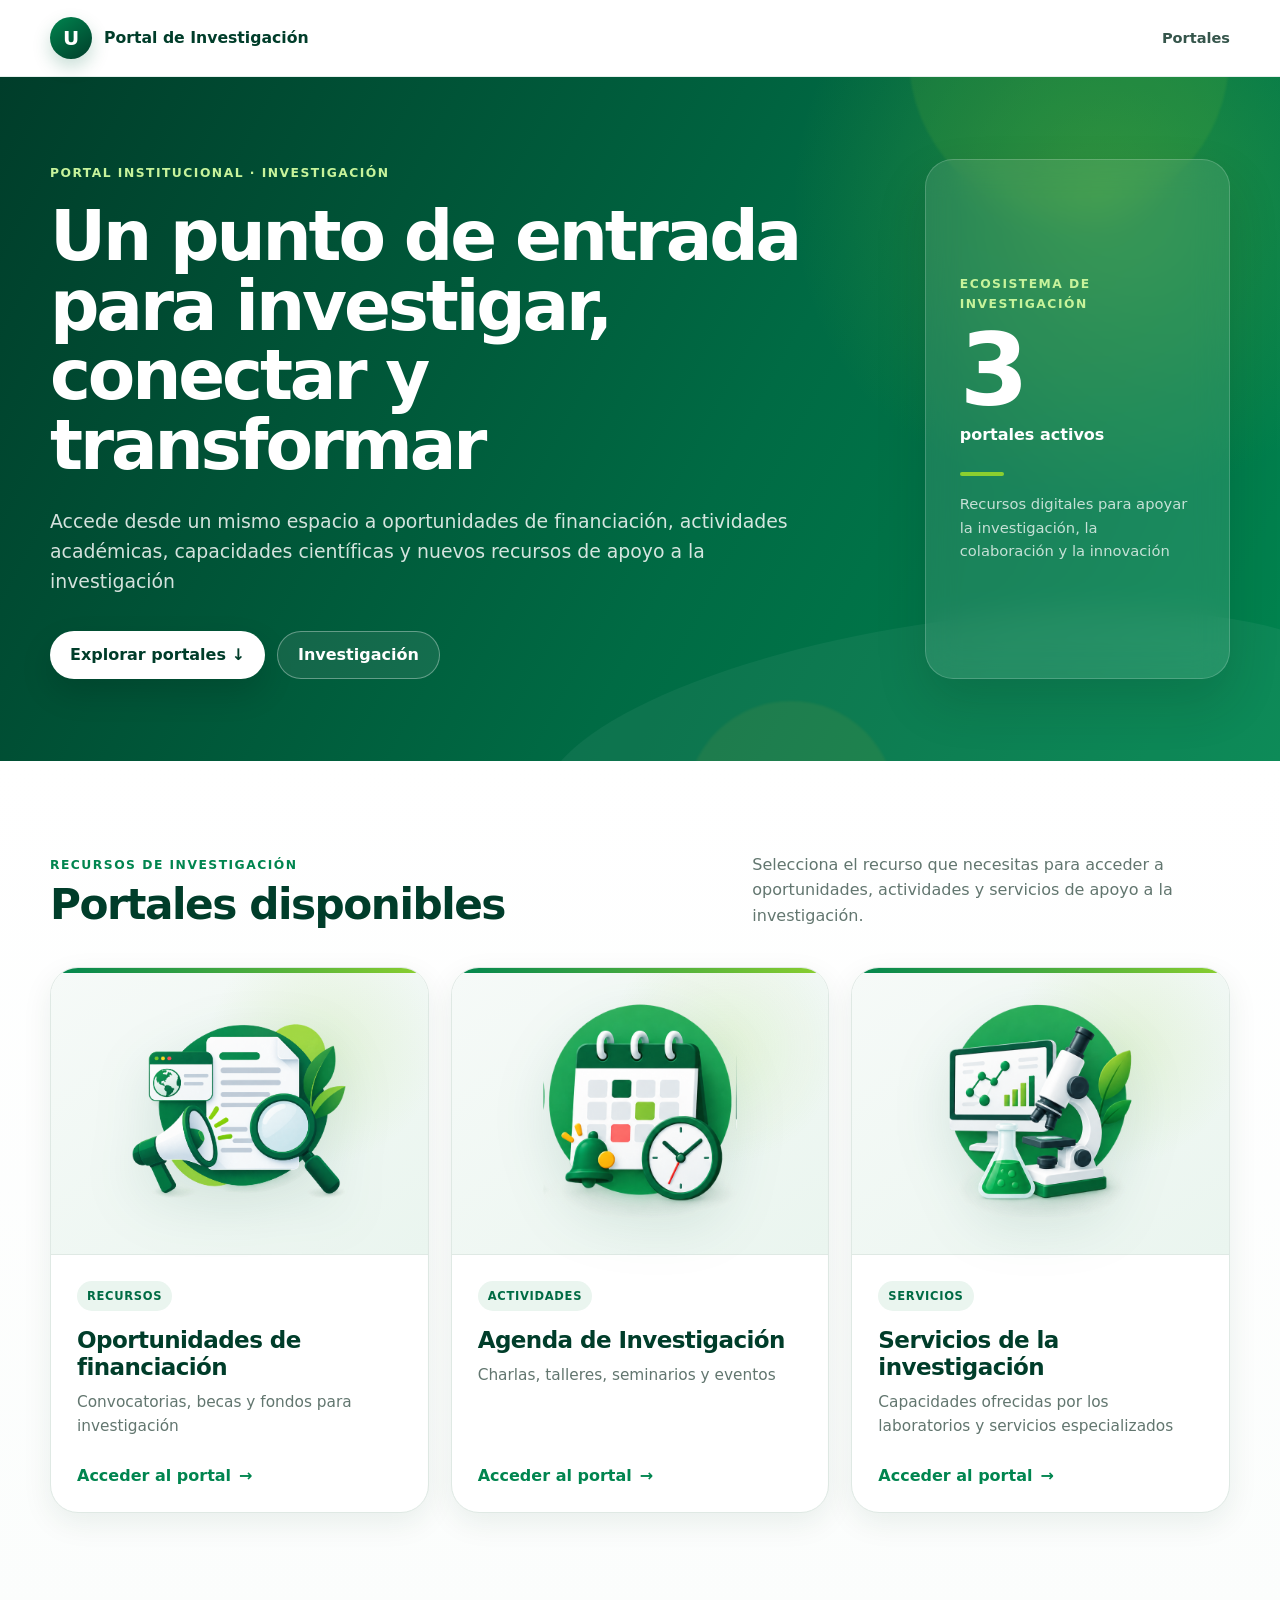
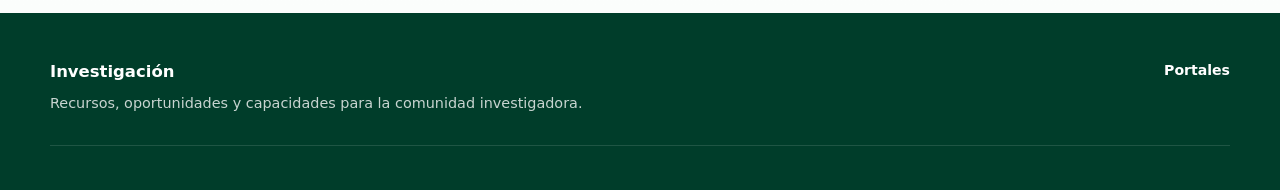
<file: index.html>
<!DOCTYPE html>
<html lang="es">
<head>
    <meta charset="UTF-8">
    <meta name="viewport" content="width=device-width, initial-scale=1.0">
    <meta name="theme-color" content="#006b44">
    <meta name="description" content="Portal de Investigación: acceso a oportunidades, agenda y servicios para la comunidad investigadora.">

    <link rel="stylesheet" href="css/styles.css">
</head>
<body>
    <header class="site-header">
        <div class="container header-inner">
            <a class="brand" href="#inicio" aria-label="Portal de Investigación ">
                <span class="brand-mark" aria-hidden="true">U</span>
                <span class="brand-copy">
                    <strong>Portal de Investigación</strong>

                </span>
            </a>

            <nav class="main-nav" aria-label="Navegación principal">
                <a href="#portales">Portales</a>
      
            </nav>
        </div>
    </header>

    <main>
        <section class="hero" id="inicio">
            <div class="hero-glow hero-glow-one" aria-hidden="true"></div>
            <div class="hero-glow hero-glow-two" aria-hidden="true"></div>
            <div class="container hero-grid">
                <div class="hero-copy">
                    <span class="eyebrow">Portal institucional · Investigación</span>
                    <h1>Un punto de entrada para investigar, conectar y transformar</h1>
                    <p>
                        Accede desde un mismo espacio a oportunidades de financiación, actividades académicas,
                        capacidades científicas y nuevos recursos de apoyo a la investigación
                    </p>
                    <div class="hero-actions">
                        <a class="button button-primary" href="#portales">Explorar portales ↓</a>
                        <a class="button button-secondary" href="https://unphu.edu.do/investigacion/" target="_blank" rel="noopener noreferrer">Investigación</a>
                    </div>
                </div>

                <aside class="hero-panel" aria-label="Resumen del portal">
                    <span class="panel-kicker">Ecosistema de investigación</span>
                    <strong class="panel-number" id="active-count">—</strong>
                    <span class="panel-label">portales activos</span>
                    <div class="panel-divider"></div>
                    <p>Recursos digitales para apoyar la investigación, la colaboración y la innovación </p>
                </aside>
            </div>
        </section>

        <section class="portal-section" id="portales">
            <div class="container">
                <div class="section-heading">
                    <div>
                        <span class="section-kicker">Recursos de investigación</span>
                        <h2>Portales disponibles</h2>
                    </div>
                    <p>Selecciona el recurso que necesitas para acceder a oportunidades, actividades y servicios de apoyo a la investigación.</p>
                </div>

                <div class="portal-grid" id="portal-grid" aria-live="polite"></div>
                <noscript>
                    <p class="empty-state">Activa JavaScript para visualizar los portales disponibles.</p>
                </noscript>
            </div>
        </section>
    </main>

    <footer class="site-footer">
        <div class="container footer-grid">
            <div>
                <strong> Investigación</strong>
                <p>Recursos, oportunidades y capacidades para la comunidad investigadora.</p>
            </div>
            <div class="footer-links">
                <a href="#portales">Portales</a>
            </div>
        </div>
        <div class="container footer-bottom">

        </div>
    </footer>

    <script src="js/portales.generated.js"></script>
    <script src="js/app.js"></script>
</body>
</html>
</file>
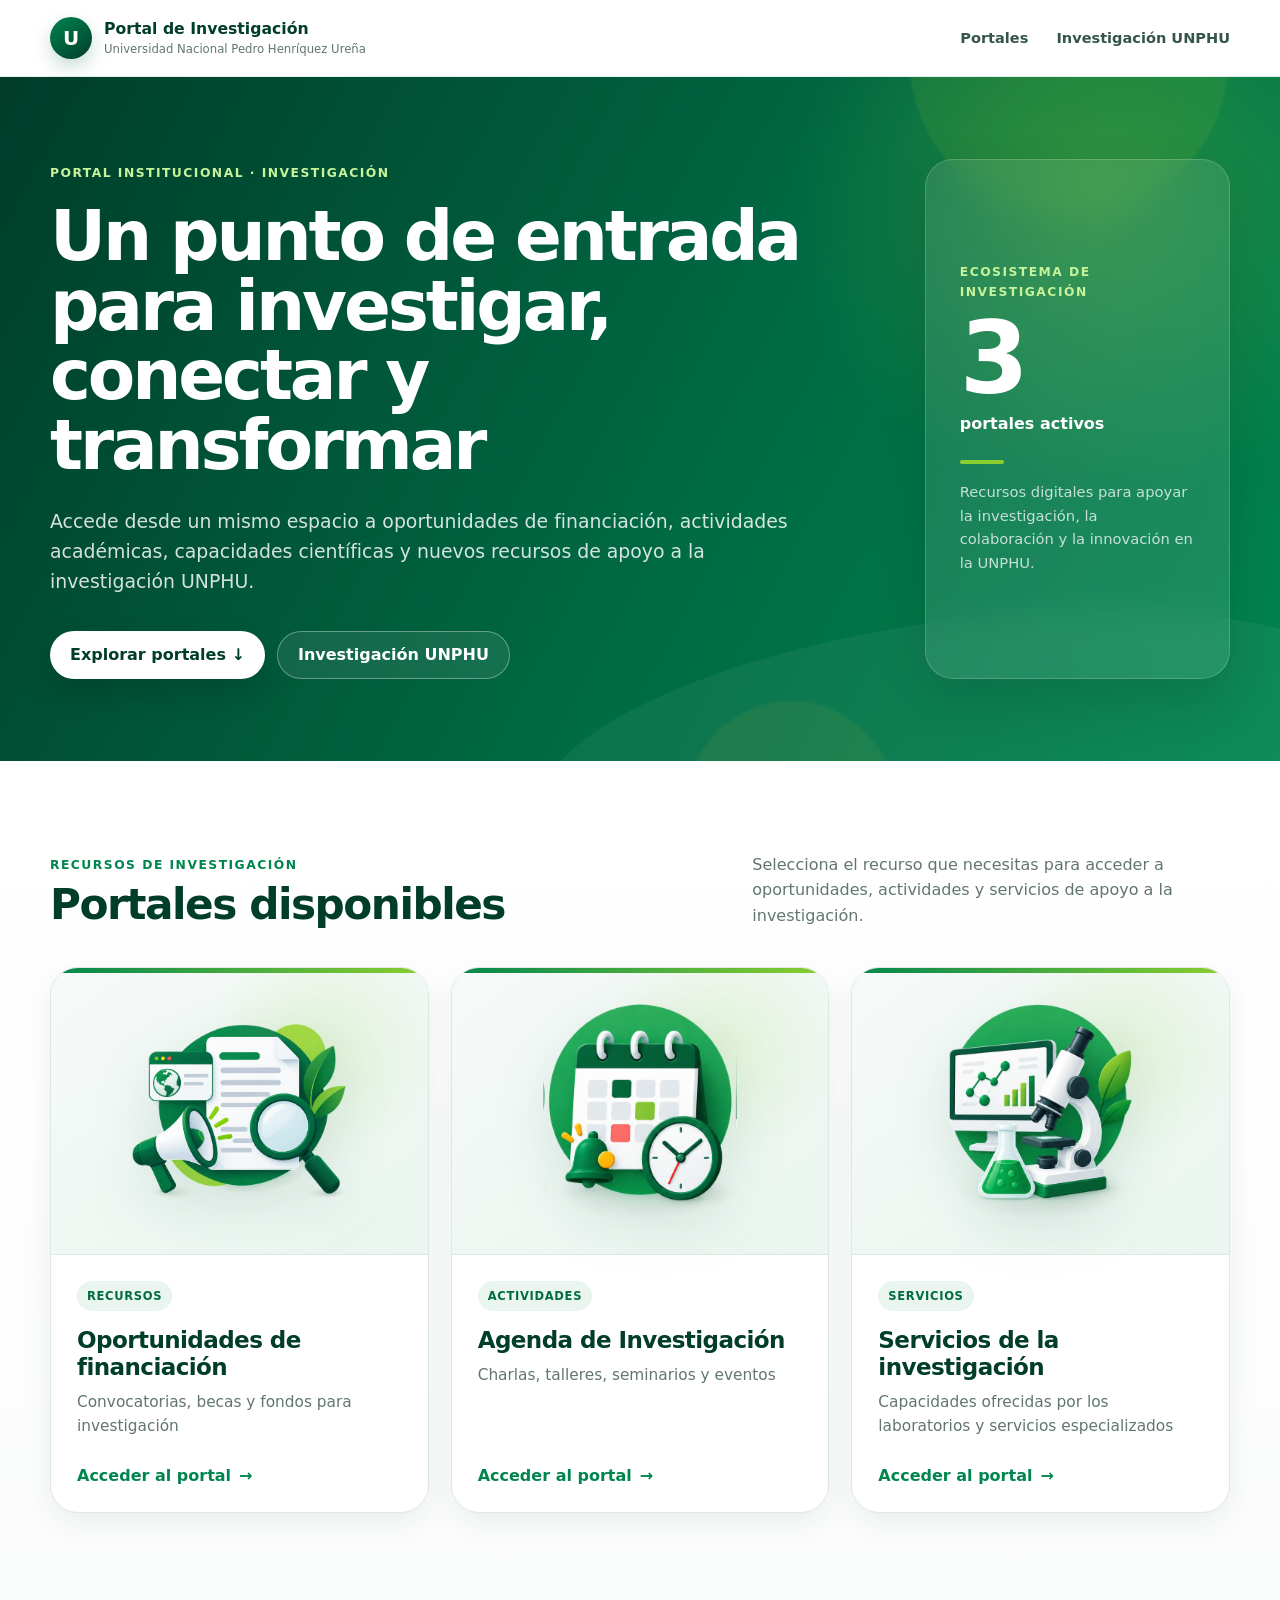
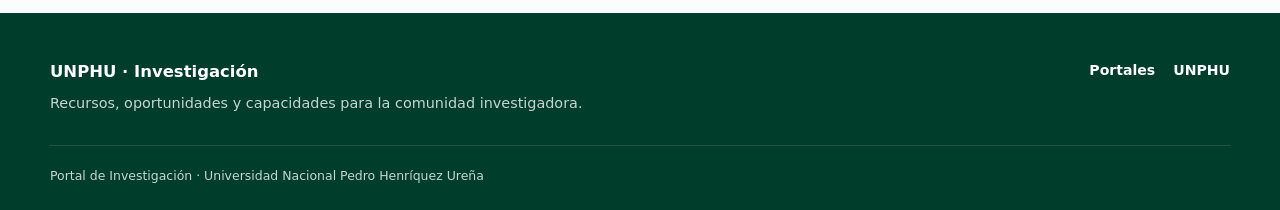
<file: index.html.html>
<!DOCTYPE html>
<html lang="es">
<head>
    <meta charset="UTF-8">
    <meta name="viewport" content="width=device-width, initial-scale=1.0">
    <meta name="theme-color" content="#006b44">
    <meta name="description" content="Portal de Investigación UNPHU: acceso a oportunidades, agenda y servicios para la comunidad investigadora.">
    <title>Portal de Investigación UNPHU</title>
    <link rel="stylesheet" href="css/styles.css">
</head>
<body>
    <header class="site-header">
        <div class="container header-inner">
            <a class="brand" href="#inicio" aria-label="Portal de Investigación UNPHU">
                <span class="brand-mark" aria-hidden="true">U</span>
                <span class="brand-copy">
                    <strong>Portal de Investigación</strong>
                    <small>Universidad Nacional Pedro Henríquez Ureña</small>
                </span>
            </a>

            <nav class="main-nav" aria-label="Navegación principal">
                <a href="#portales">Portales</a>
                <a href="https://unphu.edu.do/investigacion/" target="_blank" rel="noopener noreferrer">Investigación UNPHU</a>
            </nav>
        </div>
    </header>

    <main>
        <section class="hero" id="inicio">
            <div class="hero-glow hero-glow-one" aria-hidden="true"></div>
            <div class="hero-glow hero-glow-two" aria-hidden="true"></div>
            <div class="container hero-grid">
                <div class="hero-copy">
                    <span class="eyebrow">Portal institucional · Investigación</span>
                    <h1>Un punto de entrada para investigar, conectar y transformar</h1>
                    <p>
                        Accede desde un mismo espacio a oportunidades de financiación, actividades académicas,
                        capacidades científicas y nuevos recursos de apoyo a la investigación UNPHU.
                    </p>
                    <div class="hero-actions">
                        <a class="button button-primary" href="#portales">Explorar portales ↓</a>
                        <a class="button button-secondary" href="https://unphu.edu.do/investigacion/" target="_blank" rel="noopener noreferrer">Investigación UNPHU</a>
                    </div>
                </div>

                <aside class="hero-panel" aria-label="Resumen del portal">
                    <span class="panel-kicker">Ecosistema de investigación</span>
                    <strong class="panel-number" id="active-count">—</strong>
                    <span class="panel-label">portales activos</span>
                    <div class="panel-divider"></div>
                    <p>Recursos digitales para apoyar la investigación, la colaboración y la innovación en la UNPHU.</p>
                </aside>
            </div>
        </section>

        <section class="portal-section" id="portales">
            <div class="container">
                <div class="section-heading">
                    <div>
                        <span class="section-kicker">Recursos de investigación</span>
                        <h2>Portales disponibles</h2>
                    </div>
                    <p>Selecciona el recurso que necesitas para acceder a oportunidades, actividades y servicios de apoyo a la investigación.</p>
                </div>

                <div class="portal-grid" id="portal-grid" aria-live="polite"></div>
                <noscript>
                    <p class="empty-state">Activa JavaScript para visualizar los portales disponibles.</p>
                </noscript>
            </div>
        </section>
    </main>

    <footer class="site-footer">
        <div class="container footer-grid">
            <div>
                <strong>UNPHU · Investigación</strong>
                <p>Recursos, oportunidades y capacidades para la comunidad investigadora.</p>
            </div>
            <div class="footer-links">
                <a href="#portales">Portales</a>
                <a href="https://unphu.edu.do/" target="_blank" rel="noopener noreferrer">UNPHU</a>
            </div>
        </div>
        <div class="container footer-bottom">
            <span>Portal de Investigación · Universidad Nacional Pedro Henríquez Ureña</span>
        </div>
    </footer>

    <script src="js/portales.generated.js"></script>
    <script src="js/app.js"></script>
</body>
</html>
</file>
<file: css/styles.css>
:root {
    --green-950: #003d2a;
    --green-900: #00563a;
    --green-800: #006b44;
    --green-700: #00854f;
    --green-600: #10a460;
    --lime: #8bcf2f;
    --yellow: #f7b921;
    --ink: #17352b;
    --muted: #62766f;
    --line: #dfe9e4;
    --surface: #ffffff;
    --surface-soft: #f4f8f6;
    --surface-green: #eaf5ef;
    --shadow-sm: 0 10px 30px rgba(0, 61, 42, 0.08);
    --shadow-lg: 0 24px 64px rgba(0, 61, 42, 0.15);
    --radius-lg: 28px;
    --radius-md: 20px;
    --radius-sm: 12px;
    --max-width: 1180px;
}

* {
    box-sizing: border-box;
}

html {
    scroll-behavior: smooth;
}

body {
    margin: 0;
    color: var(--ink);
    background: var(--surface);
    font-family: Inter, ui-sans-serif, system-ui, -apple-system, BlinkMacSystemFont, "Segoe UI", sans-serif;
    line-height: 1.6;
}

a {
    color: inherit;
}

img {
    max-width: 100%;
    display: block;
}

.container {
    width: min(calc(100% - 40px), var(--max-width));
    margin-inline: auto;
}

.site-header {
    position: sticky;
    top: 0;
    z-index: 50;
    background: rgba(255, 255, 255, 0.94);
    border-bottom: 1px solid rgba(0, 107, 68, 0.10);
    backdrop-filter: blur(16px);
}

.header-inner {
    min-height: 76px;
    display: flex;
    align-items: center;
    justify-content: space-between;
    gap: 24px;
}

.brand {
    display: inline-flex;
    align-items: center;
    gap: 12px;
    text-decoration: none;
}

.brand-mark {
    width: 42px;
    height: 42px;
    display: grid;
    place-items: center;
    border-radius: 50%;
    color: #fff;
    background: linear-gradient(145deg, var(--green-700), var(--green-950));
    font-weight: 900;
    font-size: 1.25rem;
    box-shadow: 0 8px 18px rgba(0, 107, 68, 0.22);
}

.brand-copy {
    display: grid;
    line-height: 1.2;
}

.brand-copy strong {
    color: var(--green-950);
    font-size: 0.98rem;
}

.brand-copy small {
    color: var(--muted);
    margin-top: 3px;
    font-size: 0.73rem;
}

.main-nav {
    display: flex;
    align-items: center;
    gap: 28px;
    font-size: 0.91rem;
    font-weight: 700;
}

.main-nav a {
    text-decoration: none;
    color: #35554b;
    transition: color 0.2s ease;
}

.main-nav a:hover,
.main-nav a:focus-visible {
    color: var(--green-700);
}

.hero {
    position: relative;
    overflow: hidden;
    color: #fff;
    background:
        radial-gradient(circle at 86% 18%, rgba(139, 207, 47, 0.27), transparent 25%),
        linear-gradient(118deg, var(--green-950) 0%, var(--green-800) 57%, var(--green-700) 100%);
}

.hero::after {
    content: "";
    position: absolute;
    inset: auto -7vw -120px 42%;
    height: 260px;
    border-radius: 50%;
    background: rgba(255, 255, 255, 0.05);
    transform: rotate(-8deg);
}

.hero-glow {
    position: absolute;
    border-radius: 50%;
    filter: blur(1px);
    opacity: 0.7;
    pointer-events: none;
}

.hero-glow-one {
    width: 320px;
    height: 320px;
    right: 4%;
    top: -180px;
    background: rgba(139, 207, 47, 0.16);
}

.hero-glow-two {
    width: 210px;
    height: 210px;
    right: 30%;
    bottom: -150px;
    background: rgba(247, 185, 33, 0.10);
}

.hero-grid {
    position: relative;
    z-index: 2;
    min-height: 490px;
    display: grid;
    grid-template-columns: minmax(0, 1.45fr) minmax(280px, 0.55fr);
    align-items: center;
    gap: 70px;
    padding-block: 82px;
}

.eyebrow,
.section-kicker,
.panel-kicker {
    display: inline-block;
    font-size: 0.77rem;
    letter-spacing: 0.12em;
    text-transform: uppercase;
    font-weight: 800;
}

.eyebrow {
    color: #c7f39b;
    margin-bottom: 18px;
}

.hero h1 {
    max-width: 820px;
    margin: 0;
    font-size: clamp(2.5rem, 5.4vw, 5.1rem);
    line-height: 1.01;
    letter-spacing: -0.045em;
    font-weight: 850;
}

.hero-copy > p {
    max-width: 760px;
    margin: 25px 0 0;
    color: rgba(255, 255, 255, 0.83);
    font-size: clamp(1rem, 1.65vw, 1.18rem);
}

.hero-actions {
    display: flex;
    flex-wrap: wrap;
    gap: 12px;
    margin-top: 34px;
}

.button {
    min-height: 48px;
    display: inline-flex;
    align-items: center;
    justify-content: center;
    padding: 0 20px;
    border-radius: 999px;
    text-decoration: none;
    font-weight: 800;
    transition: transform 0.2s ease, box-shadow 0.2s ease, background 0.2s ease;
}

.button:hover {
    transform: translateY(-2px);
}

.button-primary {
    color: var(--green-950);
    background: #fff;
    box-shadow: 0 14px 32px rgba(0, 0, 0, 0.14);
}

.button-secondary {
    color: #fff;
    border: 1px solid rgba(255, 255, 255, 0.34);
    background: rgba(255, 255, 255, 0.08);
}

.hero-panel {
    align-self: stretch;
    min-height: 285px;
    display: flex;
    flex-direction: column;
    justify-content: center;
    padding: 34px;
    border: 1px solid rgba(255, 255, 255, 0.18);
    border-radius: var(--radius-lg);
    background: rgba(255, 255, 255, 0.10);
    box-shadow: 0 24px 50px rgba(0, 37, 25, 0.16);
    backdrop-filter: blur(16px);
}

.panel-kicker {
    color: #c7f39b;
}

.panel-number {
    margin-top: 10px;
    font-size: clamp(3.8rem, 8vw, 6.2rem);
    line-height: 0.95;
    letter-spacing: -0.06em;
}

.panel-label {
    font-weight: 800;
    margin-top: 4px;
}

.panel-divider {
    width: 44px;
    height: 4px;
    margin: 24px 0 16px;
    border-radius: 999px;
    background: var(--lime);
}

.hero-panel p {
    margin: 0;
    color: rgba(255, 255, 255, 0.75);
    font-size: 0.92rem;
}

.portal-section {
    padding: 90px 0 100px;
    background: linear-gradient(#fff, #fbfdfc);
}

.section-heading {
    display: grid;
    grid-template-columns: minmax(0, 0.95fr) minmax(280px, 0.7fr);
    align-items: end;
    justify-content: space-between;
    gap: 54px;
    margin-bottom: 38px;
}

.section-kicker {
    color: var(--green-700);
    margin-bottom: 7px;
}

.section-heading h2,
.update-card h2 {
    margin: 0;
    color: var(--green-950);
    font-size: clamp(2rem, 3.3vw, 3.1rem);
    line-height: 1.1;
    letter-spacing: -0.035em;
}

.section-heading > p {
    margin: 0;
    color: var(--muted);
}

.portal-grid {
    display: grid;
    grid-template-columns: repeat(3, minmax(0, 1fr));
    gap: 22px;
}

.portal-card {
    position: relative;
    min-width: 0;
    display: flex;
    flex-direction: column;
    overflow: hidden;
    border: 1px solid var(--line);
    border-radius: var(--radius-lg);
    background: #fff;
    box-shadow: var(--shadow-sm);
    transition: transform 0.24s ease, box-shadow 0.24s ease, border-color 0.24s ease;
}

.portal-card:hover,
.portal-card:focus-within {
    transform: translateY(-7px);
    border-color: rgba(0, 133, 79, 0.32);
    box-shadow: var(--shadow-lg);
}

.portal-card.is-featured::before {
    content: "";
    position: absolute;
    z-index: 3;
    top: 0;
    left: 0;
    right: 0;
    height: 5px;
    background: linear-gradient(90deg, var(--green-700), var(--lime));
}

.card-visual {
    min-height: 270px;
    display: grid;
    place-items: center;
    padding: 28px;
    background:
        radial-gradient(circle at 72% 28%, rgba(139, 207, 47, 0.14), transparent 34%),
        linear-gradient(145deg, #f6faf8, var(--surface-green));
    border-bottom: 1px solid var(--line);
}

.card-visual img {
    width: min(100%, 270px);
    height: 230px;
    object-fit: contain;
    filter: drop-shadow(0 18px 28px rgba(0, 86, 58, 0.12));
    transition: transform 0.28s ease;
}

.portal-card:hover .card-visual img {
    transform: translateY(-4px) scale(1.02);
}

.card-content {
    flex: 1;
    display: flex;
    flex-direction: column;
    padding: 26px 26px 24px;
}

.card-category {
    align-self: flex-start;
    display: inline-flex;
    padding: 6px 10px;
    border-radius: 999px;
    color: var(--green-800);
    background: var(--surface-green);
    font-size: 0.72rem;
    font-weight: 850;
    letter-spacing: 0.06em;
    text-transform: uppercase;
}

.card-title {
    margin: 16px 0 9px;
    color: var(--green-950);
    font-size: 1.44rem;
    line-height: 1.16;
    letter-spacing: -0.025em;
}

.card-description {
    margin: 0;
    color: var(--muted);
    font-size: 0.96rem;
}

.card-link {
    margin-top: auto;
    padding-top: 24px;
    display: inline-flex;
    align-items: center;
    gap: 8px;
    color: var(--green-700);
    text-decoration: none;
    font-weight: 850;
}

.card-link span {
    transition: transform 0.2s ease;
}

.card-link:hover span,
.card-link:focus-visible span {
    transform: translateX(4px);
}

.empty-state {
    grid-column: 1 / -1;
    margin: 0;
    padding: 34px;
    border: 1px dashed #b9cdc3;
    border-radius: var(--radius-md);
    text-align: center;
    color: var(--muted);
    background: var(--surface-soft);
}

.update-section {
    padding: 0 0 100px;
    background: #fbfdfc;
}

.update-card {
    display: grid;
    grid-template-columns: auto minmax(0, 1fr) auto;
    align-items: center;
    gap: 28px;
    padding: 34px 38px;
    border-radius: var(--radius-lg);
    color: var(--ink);
    background: var(--surface-green);
    border: 1px solid #d4e9dd;
}

.update-icon {
    width: 68px;
    height: 68px;
    display: grid;
    place-items: center;
    flex: 0 0 auto;
    border-radius: 20px;
    color: #fff;
    background: linear-gradient(145deg, var(--green-700), var(--green-950));
    font-size: 2rem;
    font-weight: 900;
    box-shadow: 0 14px 30px rgba(0, 107, 68, 0.18);
}

.update-card h2 {
    margin-top: 2px;
    font-size: clamp(1.55rem, 2.5vw, 2.35rem);
}

.update-card p {
    margin: 10px 0 0;
    color: var(--muted);
}

.update-meta {
    min-width: 150px;
    padding-left: 25px;
    border-left: 1px solid #c8ded2;
}

.update-meta span,
.update-meta strong {
    display: block;
}

.update-meta span {
    color: var(--muted);
    font-size: 0.78rem;
}

.update-meta strong {
    margin-top: 4px;
    color: var(--green-950);
    font-size: 0.95rem;
}

.site-footer {
    padding: 46px 0 24px;
    color: rgba(255, 255, 255, 0.78);
    background: var(--green-950);
}

.footer-grid {
    display: flex;
    align-items: flex-start;
    justify-content: space-between;
    gap: 35px;
    padding-bottom: 30px;
}

.footer-grid strong {
    color: #fff;
    font-size: 1.03rem;
}

.footer-grid p {
    max-width: 540px;
    margin: 6px 0 0;
    font-size: 0.9rem;
}

.footer-links {
    display: flex;
    flex-wrap: wrap;
    gap: 18px;
}

.footer-links a {
    color: #fff;
    font-size: 0.88rem;
    font-weight: 700;
    text-decoration: none;
}

.footer-bottom {
    display: flex;
    justify-content: space-between;
    gap: 20px;
    padding-top: 20px;
    border-top: 1px solid rgba(255, 255, 255, 0.12);
    font-size: 0.78rem;
}

@media (max-width: 980px) {
    .hero-grid {
        grid-template-columns: 1fr;
        gap: 32px;
        padding-block: 68px;
    }

    .hero-panel {
        min-height: 0;
        max-width: 450px;
    }

    .portal-grid {
        grid-template-columns: repeat(2, minmax(0, 1fr));
    }

    .section-heading {
        grid-template-columns: 1fr;
        gap: 14px;
    }

    .update-card {
        grid-template-columns: auto 1fr;
    }

    .update-meta {
        grid-column: 2;
        padding-left: 0;
        border-left: 0;
    }
}

@media (max-width: 720px) {
    .container {
        width: min(calc(100% - 28px), var(--max-width));
    }

    .header-inner {
        min-height: 68px;
    }

    .brand-copy small,
    .main-nav a:last-child {
        display: none;
    }

    .main-nav {
        gap: 12px;
    }

    .hero-grid {
        min-height: 0;
        padding-block: 55px 62px;
    }

    .hero h1 {
        font-size: clamp(2.35rem, 11vw, 4rem);
    }

    .hero-actions {
        flex-direction: column;
        align-items: stretch;
    }

    .button {
        width: 100%;
    }

    .hero-panel {
        padding: 28px;
    }

    .portal-section {
        padding: 68px 0 74px;
    }

    .portal-grid {
        grid-template-columns: 1fr;
    }

    .card-visual {
        min-height: 240px;
    }

    .update-section {
        padding-bottom: 70px;
    }

    .update-card {
        grid-template-columns: 1fr;
        padding: 28px;
    }

    .update-meta {
        grid-column: auto;
    }

    .footer-grid,
    .footer-bottom {
        flex-direction: column;
    }
}

@media (prefers-reduced-motion: reduce) {
    html {
        scroll-behavior: auto;
    }

    *,
    *::before,
    *::after {
        transition-duration: 0.01ms !important;
        animation-duration: 0.01ms !important;
        animation-iteration-count: 1 !important;
    }
}
</file>
